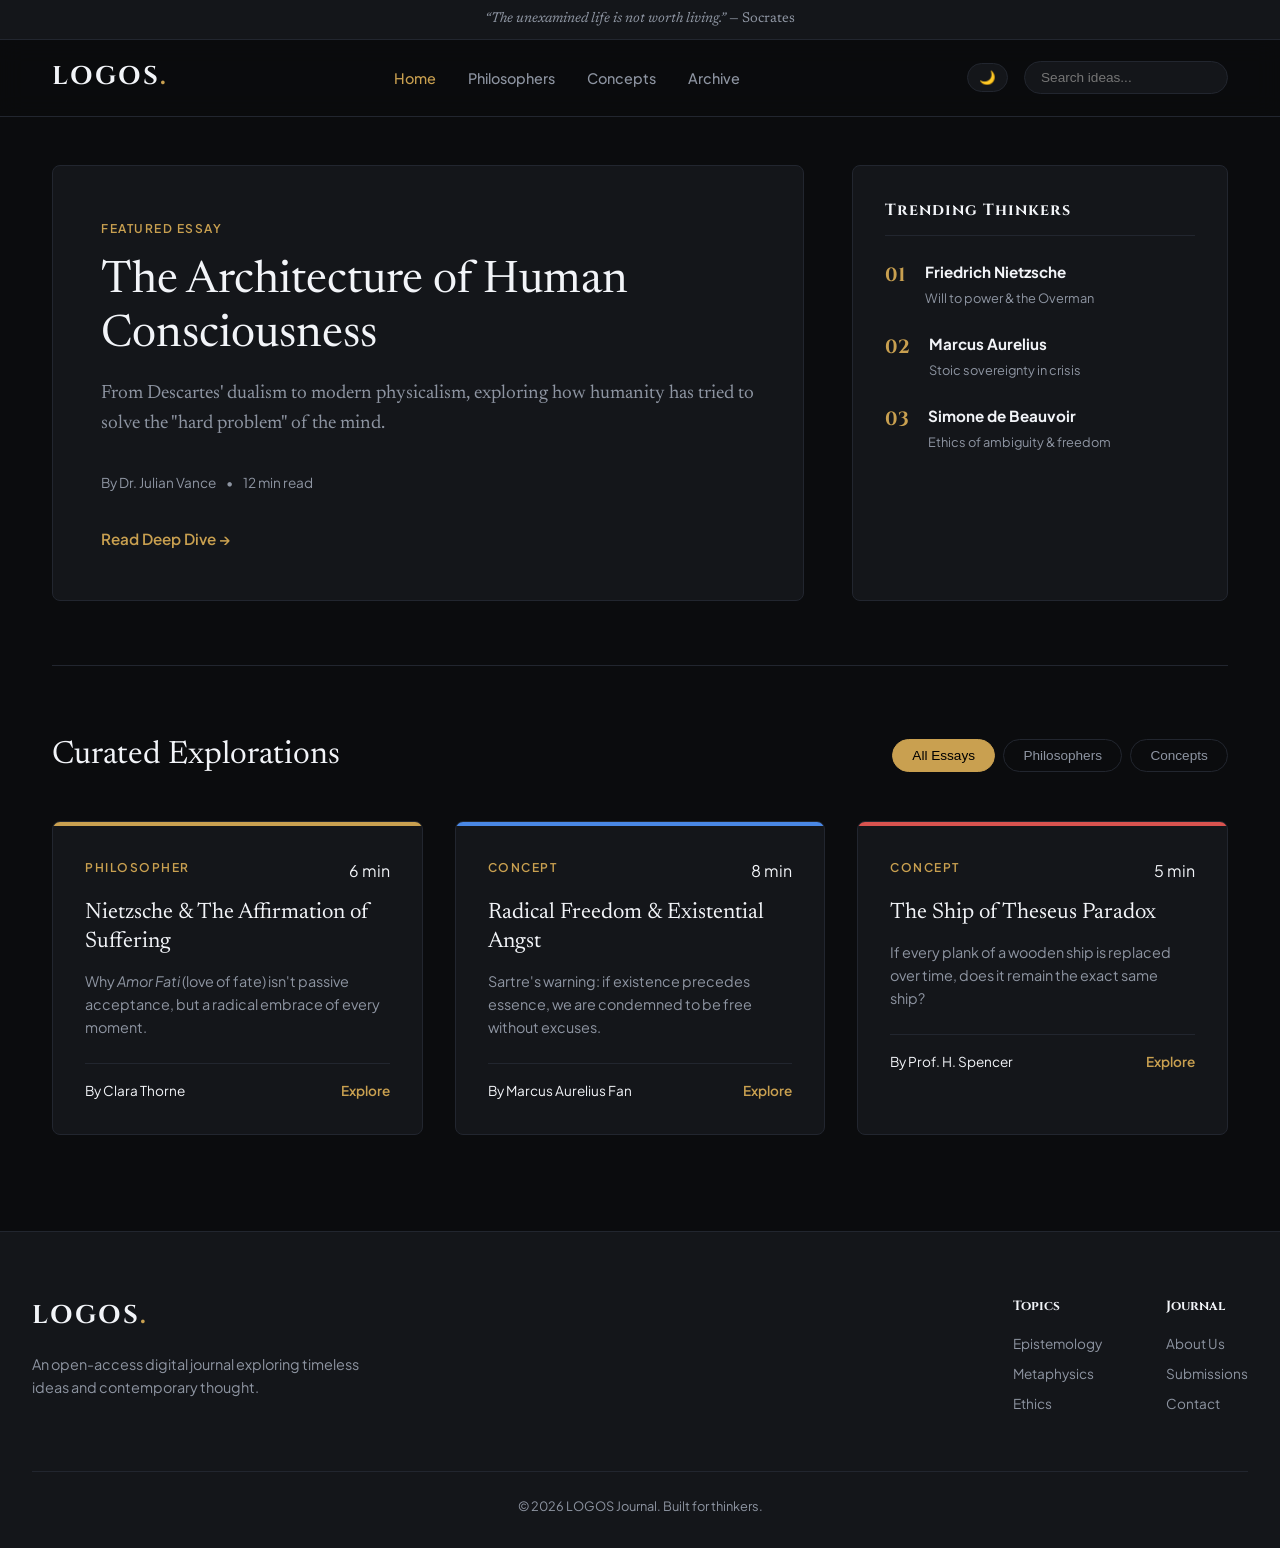
<file: index.html>
<!DOCTYPE html>
<html lang="en" data-theme="dark">
<head>
    <meta charset="UTF-8">
    <meta name="viewport" content="width=device-width, initial-scale=1.0">
    <title>LOGOS | Modern Journal of Philosophy</title>
    <link rel="stylesheet" href="style.css">
    <link rel="preconnect" href="https://fonts.googleapis.com">
    <link rel="preconnect" href="https://fonts.gstatic.com" crossorigin>
    <link href="https://fonts.googleapis.com/css2?family=Cinzel:wght@500;700&family=Newsreader:ital,opsz,wght@0,6..72,300;0,6..72,400;1,6..72,400&family=Plus+Jakarta+Sans:wght@400;500;600&display=swap" rel="stylesheet">
</head>
<body>

    <!-- Top Announcement / Quote Bar -->
    <div class="top-banner">
        <p><em>“The unexamined life is not worth living.”</em> — Socrates</p>
    </div>

    <!-- Header & Navigation -->
    <header class="site-header">
        <div class="header-container">
            <a href="index.html" class="logo">LOGOS<span class="dot">.</span></a>

            <nav class="nav-menu">
                <ul>
                    <li><a href="index.html" class="active">Home</a></li>
                    <li><a href="philosophers.html">Philosophers</a></li>
                    <li><a href="#">Concepts</a></li>
                    <li><a href="#">Archive</a></li>
                </ul>
            </nav>

            <div class="header-actions">
                <button id="theme-toggle" aria-label="Toggle Theme" class="theme-btn">
                    <span class="icon">🌙</span>
                </button>
                <div class="search-wrapper">
                    <input type="search" placeholder="Search ideas..." class="search-bar" id="search-input">
                </div>
            </div>
        </div>
    </header>

    <!-- Main Content Container -->
    <main class="main-wrapper">

        <!-- Editorial Hero: Asymmetric Layout -->
        <section class="hero-editorial">
            <!-- Main Featured Story -->
            <article class="featured-story">
                <span class="tag hero-tag">Featured Essay</span>
                <h1 class="hero-title">The Architecture of Human Consciousness</h1>
                <p class="hero-excerpt">From Descartes' dualism to modern physicalism, exploring how humanity has tried to solve the "hard problem" of the mind.</p>
                <div class="meta-row">
                    <span class="author">By Dr. Julian Vance</span>
                    <span class="dot-divider">•</span>
                    <span class="read-time">12 min read</span>
                </div>
                <a href="#" class="read-btn">Read Deep Dive &rarr;</a>
            </article>

            <!-- Trending Sidebar -->
            <aside class="sidebar-trending">
                <h3 class="sidebar-title">Trending Thinkers</h3>
                <ul class="trending-list">
                    <li>
                        <span class="num">01</span>
                        <div>
                            <h4>Friedrich Nietzsche</h4>
                            <p>Will to power & the Overman</p>
                        </div>
                    </li>
                    <li>
                        <span class="num">02</span>
                        <div>
                            <h4>Marcus Aurelius</h4>
                            <p>Stoic sovereignty in crisis</p>
                        </div>
                    </li>
                    <li>
                        <span class="num">03</span>
                        <div>
                            <h4>Simone de Beauvoir</h4>
                            <p>Ethics of ambiguity & freedom</p>
                        </div>
                    </li>
                </ul>
            </aside>
        </section>

        <!-- Category Filters -->
        <section class="filter-section">
            <h2 class="section-heading">Curated Explorations</h2>
            <div class="filter-tabs">
                <button class="filter-btn active" data-filter="all">All Essays</button>
                <button class="filter-btn" data-filter="philosopher">Philosophers</button>
                <button class="filter-btn" data-filter="concept">Concepts</button>
            </div>
        </section>

        <!-- Articles Grid -->
        <section class="grid" id="articles-grid">
            <!-- Article 1 -->
            <article class="card" data-category="philosopher">
                <div class="card-accent accent-gold"></div>
                <div class="card-body">
                    <div class="card-meta">
                        <span class="tag">Philosopher</span>
                        <span class="read-time">6 min</span>
                    </div>
                    <h3>Nietzsche & The Affirmation of Suffering</h3>
                    <p>Why <em>Amor Fati</em> (love of fate) isn't passive acceptance, but a radical embrace of every moment.</p>
                    <div class="card-footer">
                        <span class="author">By Clara Thorne</span>
                    <a href="philosopher-nietzsche.html" class="card-link">Explore</a>
                </div>
            </article>

            <!-- Article 2 -->
            <article class="card" data-category="concept">
                <div class="card-accent accent-blue"></div>
                <div class="card-body">
                    <div class="card-meta">
                        <span class="tag">Concept</span>
                        <span class="read-time">8 min</span>
                    </div>
                    <h3>Radical Freedom & Existential Angst</h3>
                    <p>Sartre's warning: if existence precedes essence, we are condemned to be free without excuses.</p>
                    <div class="card-footer">
                        <span class="author">By Marcus Aurelius Fan</span>
                        <a href="#" class="card-link">Explore</a>
                    </div>
                </div>
            </article>

            <!-- Article 3 -->
            <article class="card" data-category="concept">
                <div class="card-accent accent-red"></div>
                <div class="card-body">
                    <div class="card-meta">
                        <span class="tag">Concept</span>
                        <span class="read-time">5 min</span>
                    </div>
                    <h3>The Ship of Theseus Paradox</h3>
                    <p>If every plank of a wooden ship is replaced over time, does it remain the exact same ship?</p>
                    <div class="card-footer">
                        <span class="author">By Prof. H. Spencer</span>
                        <a href="#" class="card-link">Explore</a>
                    </div>
                </div>
            </article>
        </section>
    </main>

    <!-- Footer -->
    <footer class="site-footer">
        <div class="footer-inner">
            <div class="footer-brand">
                <a href="#" class="logo">LOGOS<span class="dot">.</span></a>
                <p>An open-access digital journal exploring timeless ideas and contemporary thought.</p>
            </div>
            <div class="footer-nav">
                <div>
                    <h5>Topics</h5>
                    <a href="#">Epistemology</a>
                    <a href="#">Metaphysics</a>
                    <a href="#">Ethics</a>
                </div>
                <div>
                    <h5>Journal</h5>
                    <a href="#">About Us</a>
                    <a href="#">Submissions</a>
                    <a href="#">Contact</a>
                </div>
            </div>
        </div>
        <div class="footer-bottom">
            <p>&copy; 2026 LOGOS Journal. Built for thinkers.</p>
        </div>
    </footer>

    <script src="script.js"></script>
</body>
</html>
</file>
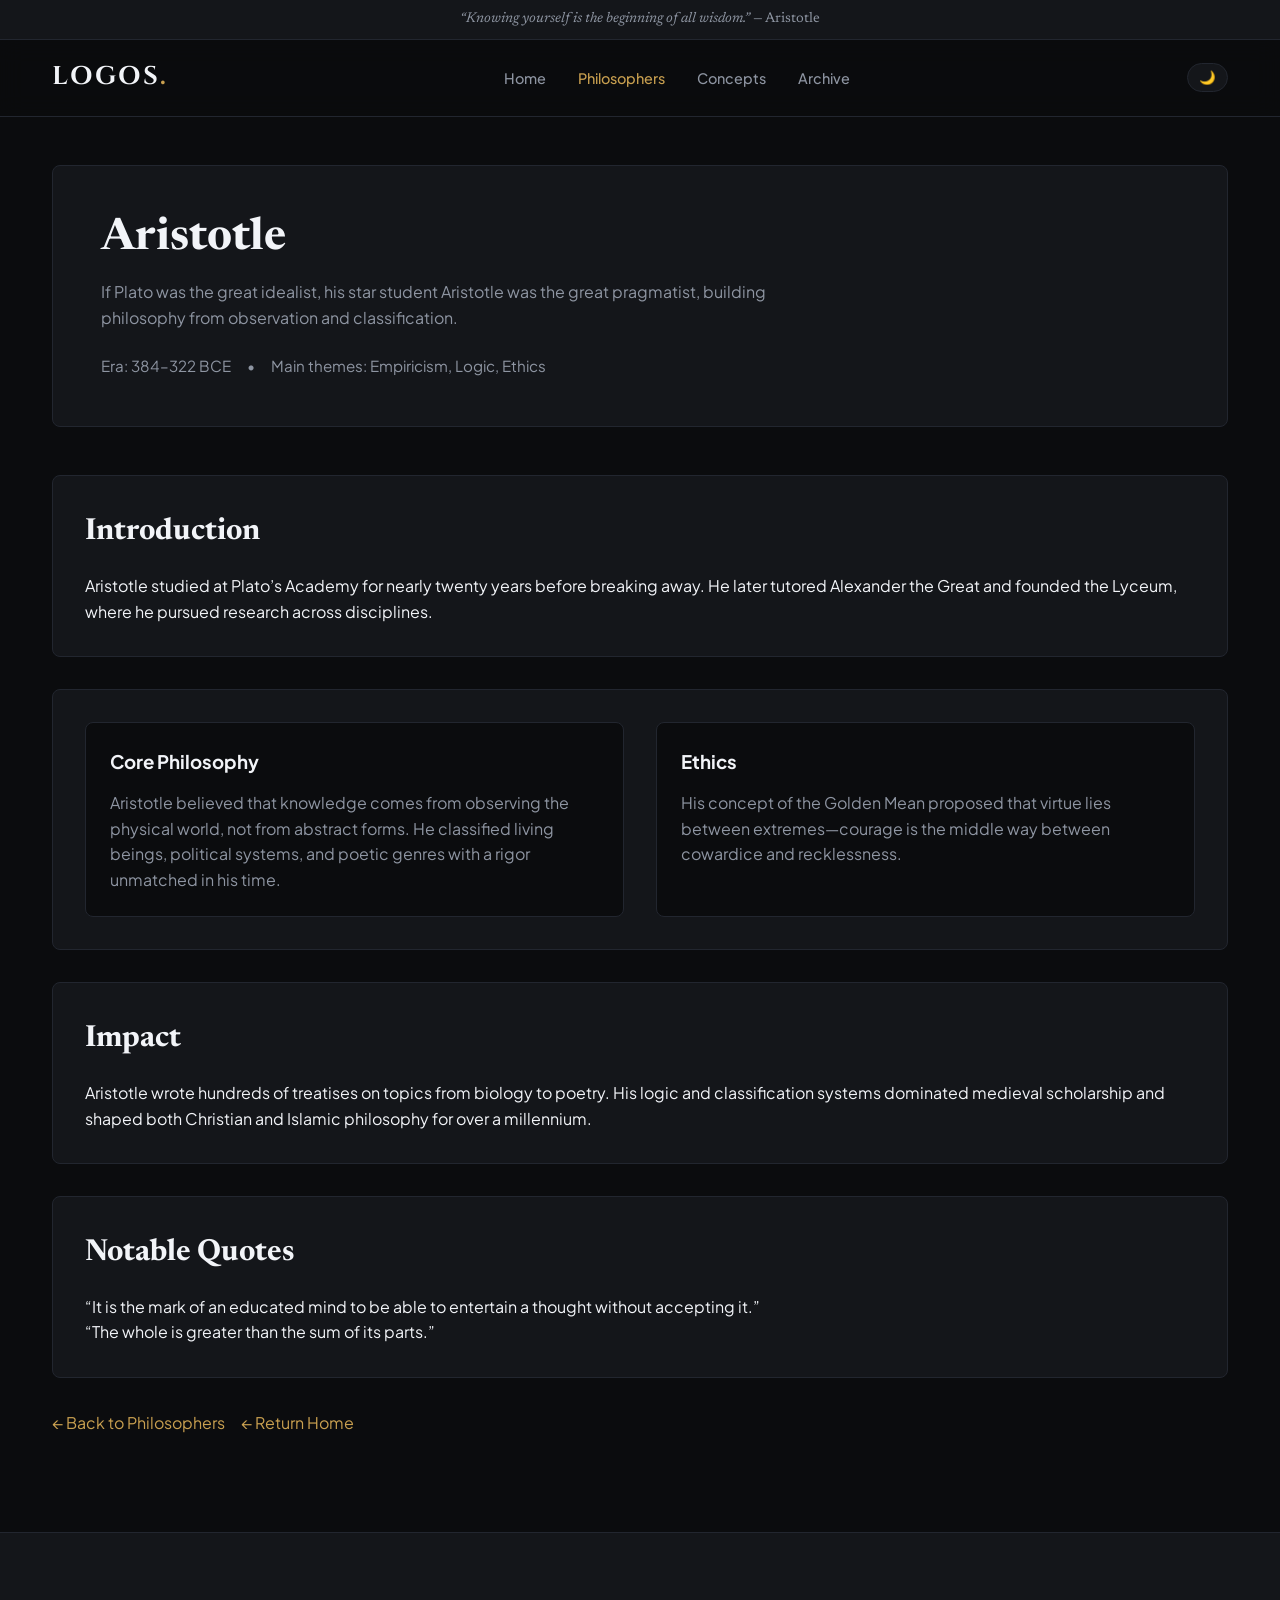
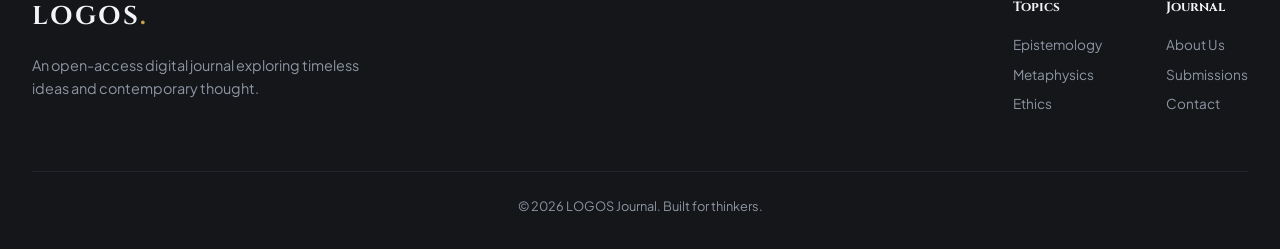
<file: philosopher-aristotle.html>
<!DOCTYPE html>
<html lang="en" data-theme="dark">
<head>
    <meta charset="UTF-8">
    <meta name="viewport" content="width=device-width, initial-scale=1.0">
    <title>Aristotle | LOGOS Journal</title>
    <link rel="stylesheet" href="style.css">
    <link rel="preconnect" href="https://fonts.googleapis.com">
    <link rel="preconnect" href="https://fonts.gstatic.com" crossorigin>
    <link href="https://fonts.googleapis.com/css2?family=Cinzel:wght@500;700&family=Newsreader:ital,opsz,wght@0,6..72,300;0,6..72,400;1,6..72,400&family=Plus+Jakarta+Sans:wght@400;500;600&display=swap" rel="stylesheet">
</head>
<body>
    <div class="top-banner">
        <p><em>“Knowing yourself is the beginning of all wisdom.”</em> — Aristotle</p>
    </div>

    <header class="site-header">
        <div class="header-container">
            <a href="index.html" class="logo">LOGOS<span class="dot">.</span></a>
            <nav class="nav-menu">
                <ul>
                    <li><a href="index.html">Home</a></li>
                    <li><a href="philosophers.html">Philosophers</a></li>
                    <li><a href="#">Concepts</a></li>
                    <li><a href="#">Archive</a></li>
                </ul>
            </nav>
            <div class="header-actions">
                <button id="theme-toggle" aria-label="Toggle Theme" class="theme-btn"><span class="icon">🌙</span></button>
            </div>
        </div>
    </header>

    <main class="main-wrapper">
        <section class="page-hero">
            <h1>Aristotle</h1>
            <p>If Plato was the great idealist, his star student Aristotle was the great pragmatist, building philosophy from observation and classification.</p>
            <div class="hero-meta">
                <span>Era: 384–322 BCE</span>
                <span>•</span>
                <span>Main themes: Empiricism, Logic, Ethics</span>
            </div>
        </section>

        <section class="detail-section">
            <h2>Introduction</h2>
            <p>Aristotle studied at Plato’s Academy for nearly twenty years before breaking away. He later tutored Alexander the Great and founded the Lyceum, where he pursued research across disciplines.</p>
        </section>

        <section class="detail-section detail-grid">
            <div class="detail-card">
                <h3>Core Philosophy</h3>
                <p>Aristotle believed that knowledge comes from observing the physical world, not from abstract forms. He classified living beings, political systems, and poetic genres with a rigor unmatched in his time.</p>
            </div>
            <div class="detail-card">
                <h3>Ethics</h3>
                <p>His concept of the Golden Mean proposed that virtue lies between extremes—courage is the middle way between cowardice and recklessness.</p>
            </div>
        </section>

        <section class="detail-section">
            <h2>Impact</h2>
            <p>Aristotle wrote hundreds of treatises on topics from biology to poetry. His logic and classification systems dominated medieval scholarship and shaped both Christian and Islamic philosophy for over a millennium.</p>
        </section>

        <section class="detail-section">
            <h2>Notable Quotes</h2>
            <p>“It is the mark of an educated mind to be able to entertain a thought without accepting it.”</p>
            <p>“The whole is greater than the sum of its parts.”</p>
        </section>

        <div class="back-links">
            <a href="philosophers.html">← Back to Philosophers</a>
            <a href="index.html">← Return Home</a>
        </div>
    </main>

    <footer class="site-footer">
        <div class="footer-inner">
            <div class="footer-brand">
                <a href="index.html" class="logo">LOGOS<span class="dot">.</span></a>
                <p>An open-access digital journal exploring timeless ideas and contemporary thought.</p>
            </div>
            <div class="footer-nav">
                <div>
                    <h5>Topics</h5>
                    <a href="#">Epistemology</a>
                    <a href="#">Metaphysics</a>
                    <a href="#">Ethics</a>
                </div>
                <div>
                    <h5>Journal</h5>
                    <a href="#">About Us</a>
                    <a href="#">Submissions</a>
                    <a href="#">Contact</a>
                </div>
            </div>
        </div>
        <div class="footer-bottom">
            <p>&copy; 2026 LOGOS Journal. Built for thinkers.</p>
        </div>
    </footer>

    <script src="script.js"></script>
</body>
</html>
</file>
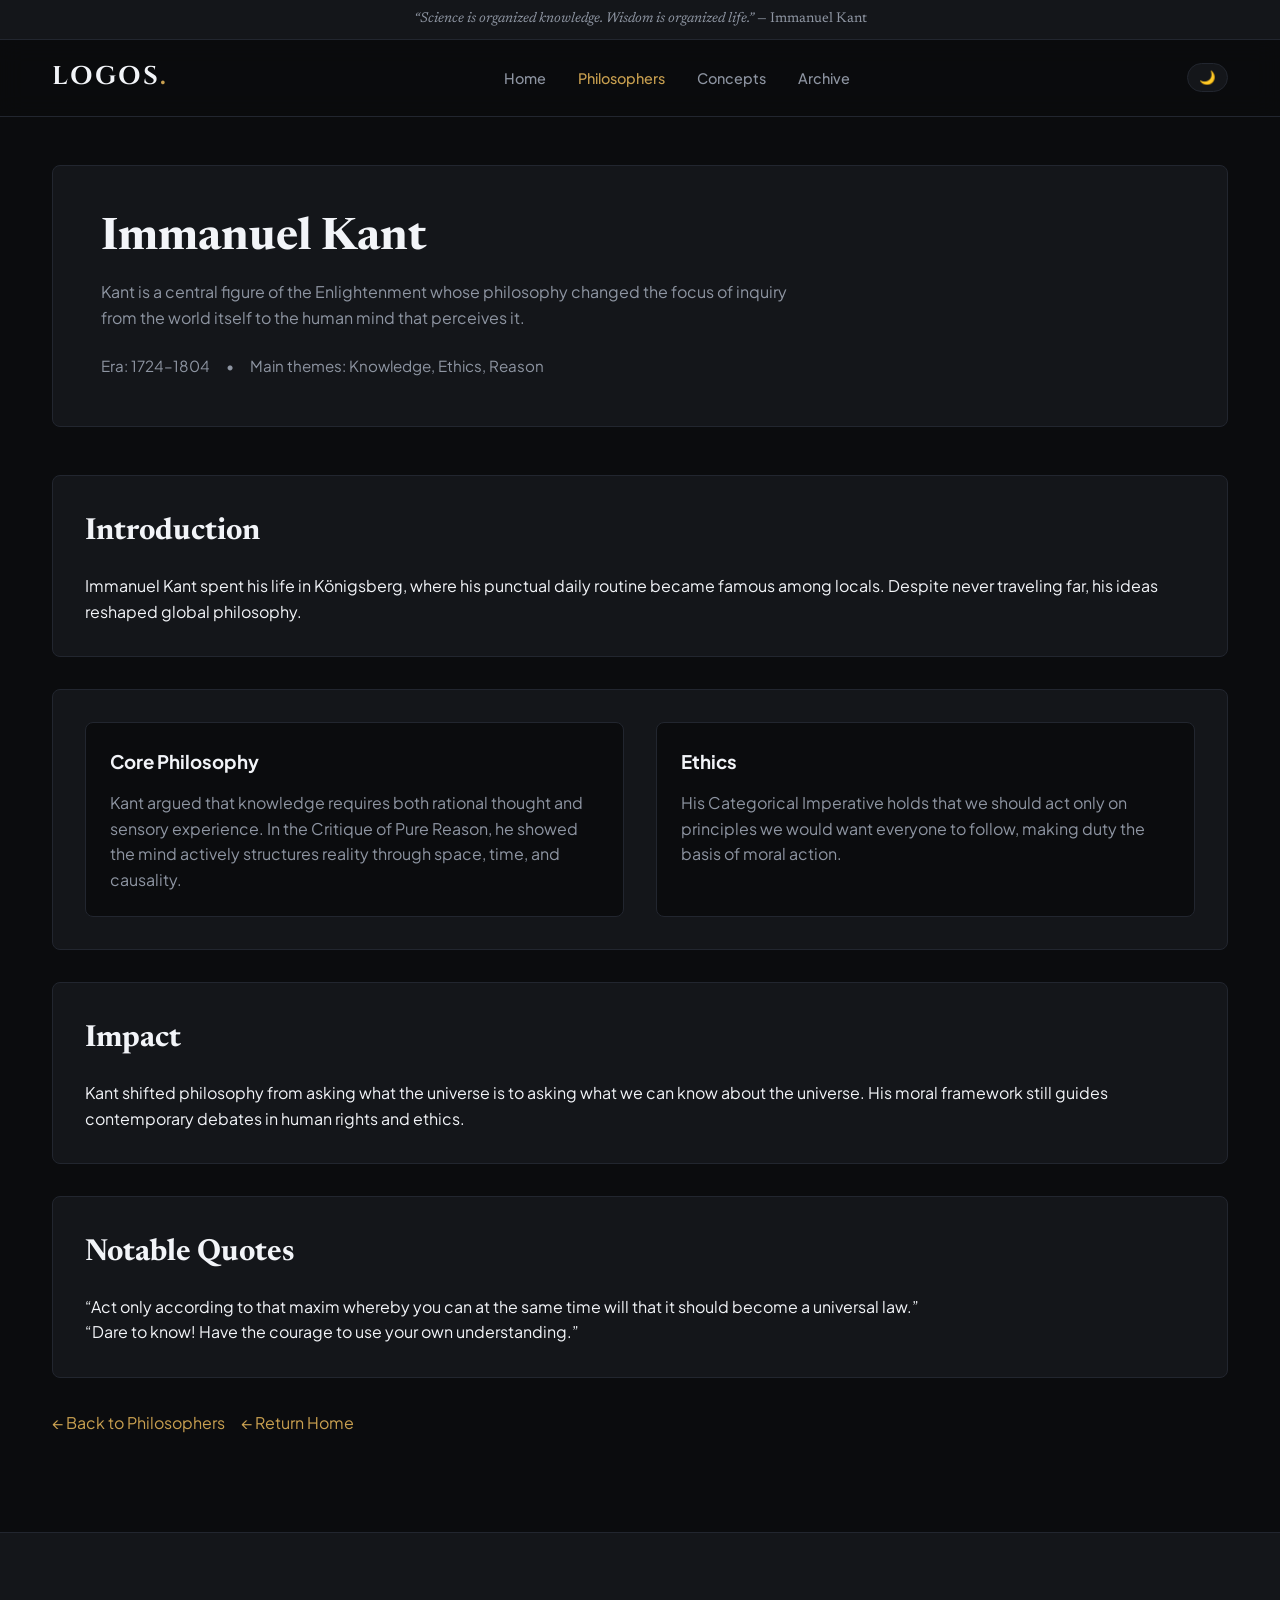
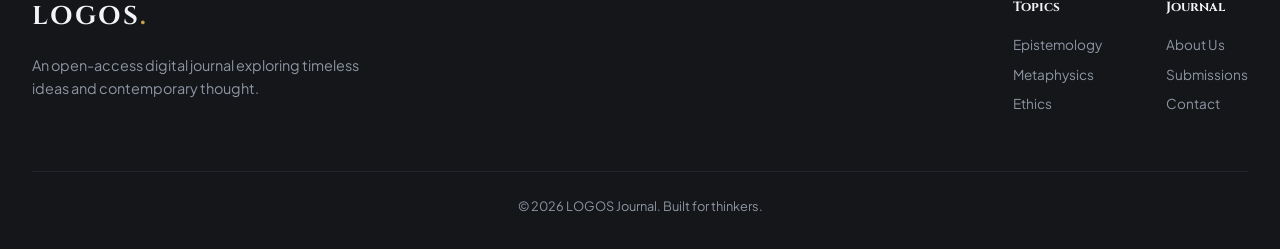
<file: philosopher-kant.html>
<!DOCTYPE html>
<html lang="en" data-theme="dark">
<head>
    <meta charset="UTF-8">
    <meta name="viewport" content="width=device-width, initial-scale=1.0">
    <title>Immanuel Kant | LOGOS Journal</title>
    <link rel="stylesheet" href="style.css">
    <link rel="preconnect" href="https://fonts.googleapis.com">
    <link rel="preconnect" href="https://fonts.gstatic.com" crossorigin>
    <link href="https://fonts.googleapis.com/css2?family=Cinzel:wght@500;700&family=Newsreader:ital,opsz,wght@0,6..72,300;0,6..72,400;1,6..72,400&family=Plus+Jakarta+Sans:wght@400;500;600&display=swap" rel="stylesheet">
</head>
<body>
    <div class="top-banner">
        <p><em>“Science is organized knowledge. Wisdom is organized life.”</em> — Immanuel Kant</p>
    </div>

    <header class="site-header">
        <div class="header-container">
            <a href="index.html" class="logo">LOGOS<span class="dot">.</span></a>
            <nav class="nav-menu">
                <ul>
                    <li><a href="index.html">Home</a></li>
                    <li><a href="philosophers.html">Philosophers</a></li>
                    <li><a href="#">Concepts</a></li>
                    <li><a href="#">Archive</a></li>
                </ul>
            </nav>
            <div class="header-actions">
                <button id="theme-toggle" aria-label="Toggle Theme" class="theme-btn"><span class="icon">🌙</span></button>
            </div>
        </div>
    </header>

    <main class="main-wrapper">
        <section class="page-hero">
            <h1>Immanuel Kant</h1>
            <p>Kant is a central figure of the Enlightenment whose philosophy changed the focus of inquiry from the world itself to the human mind that perceives it.</p>
            <div class="hero-meta">
                <span>Era: 1724–1804</span>
                <span>•</span>
                <span>Main themes: Knowledge, Ethics, Reason</span>
            </div>
        </section>

        <section class="detail-section">
            <h2>Introduction</h2>
            <p>Immanuel Kant spent his life in Königsberg, where his punctual daily routine became famous among locals. Despite never traveling far, his ideas reshaped global philosophy.</p>
        </section>

        <section class="detail-section detail-grid">
            <div class="detail-card">
                <h3>Core Philosophy</h3>
                <p>Kant argued that knowledge requires both rational thought and sensory experience. In the Critique of Pure Reason, he showed the mind actively structures reality through space, time, and causality.</p>
            </div>
            <div class="detail-card">
                <h3>Ethics</h3>
                <p>His Categorical Imperative holds that we should act only on principles we would want everyone to follow, making duty the basis of moral action.</p>
            </div>
        </section>

        <section class="detail-section">
            <h2>Impact</h2>
            <p>Kant shifted philosophy from asking what the universe is to asking what we can know about the universe. His moral framework still guides contemporary debates in human rights and ethics.</p>
        </section>

        <section class="detail-section">
            <h2>Notable Quotes</h2>
            <p>“Act only according to that maxim whereby you can at the same time will that it should become a universal law.”</p>
            <p>“Dare to know! Have the courage to use your own understanding.”</p>
        </section>

        <div class="back-links">
            <a href="philosophers.html">← Back to Philosophers</a>
            <a href="index.html">← Return Home</a>
        </div>
    </main>

    <footer class="site-footer">
        <div class="footer-inner">
            <div class="footer-brand">
                <a href="index.html" class="logo">LOGOS<span class="dot">.</span></a>
                <p>An open-access digital journal exploring timeless ideas and contemporary thought.</p>
            </div>
            <div class="footer-nav">
                <div>
                    <h5>Topics</h5>
                    <a href="#">Epistemology</a>
                    <a href="#">Metaphysics</a>
                    <a href="#">Ethics</a>
                </div>
                <div>
                    <h5>Journal</h5>
                    <a href="#">About Us</a>
                    <a href="#">Submissions</a>
                    <a href="#">Contact</a>
                </div>
            </div>
        </div>
        <div class="footer-bottom">
            <p>&copy; 2026 LOGOS Journal. Built for thinkers.</p>
        </div>
    </footer>

    <script src="script.js"></script>
</body>
</html>
</file>
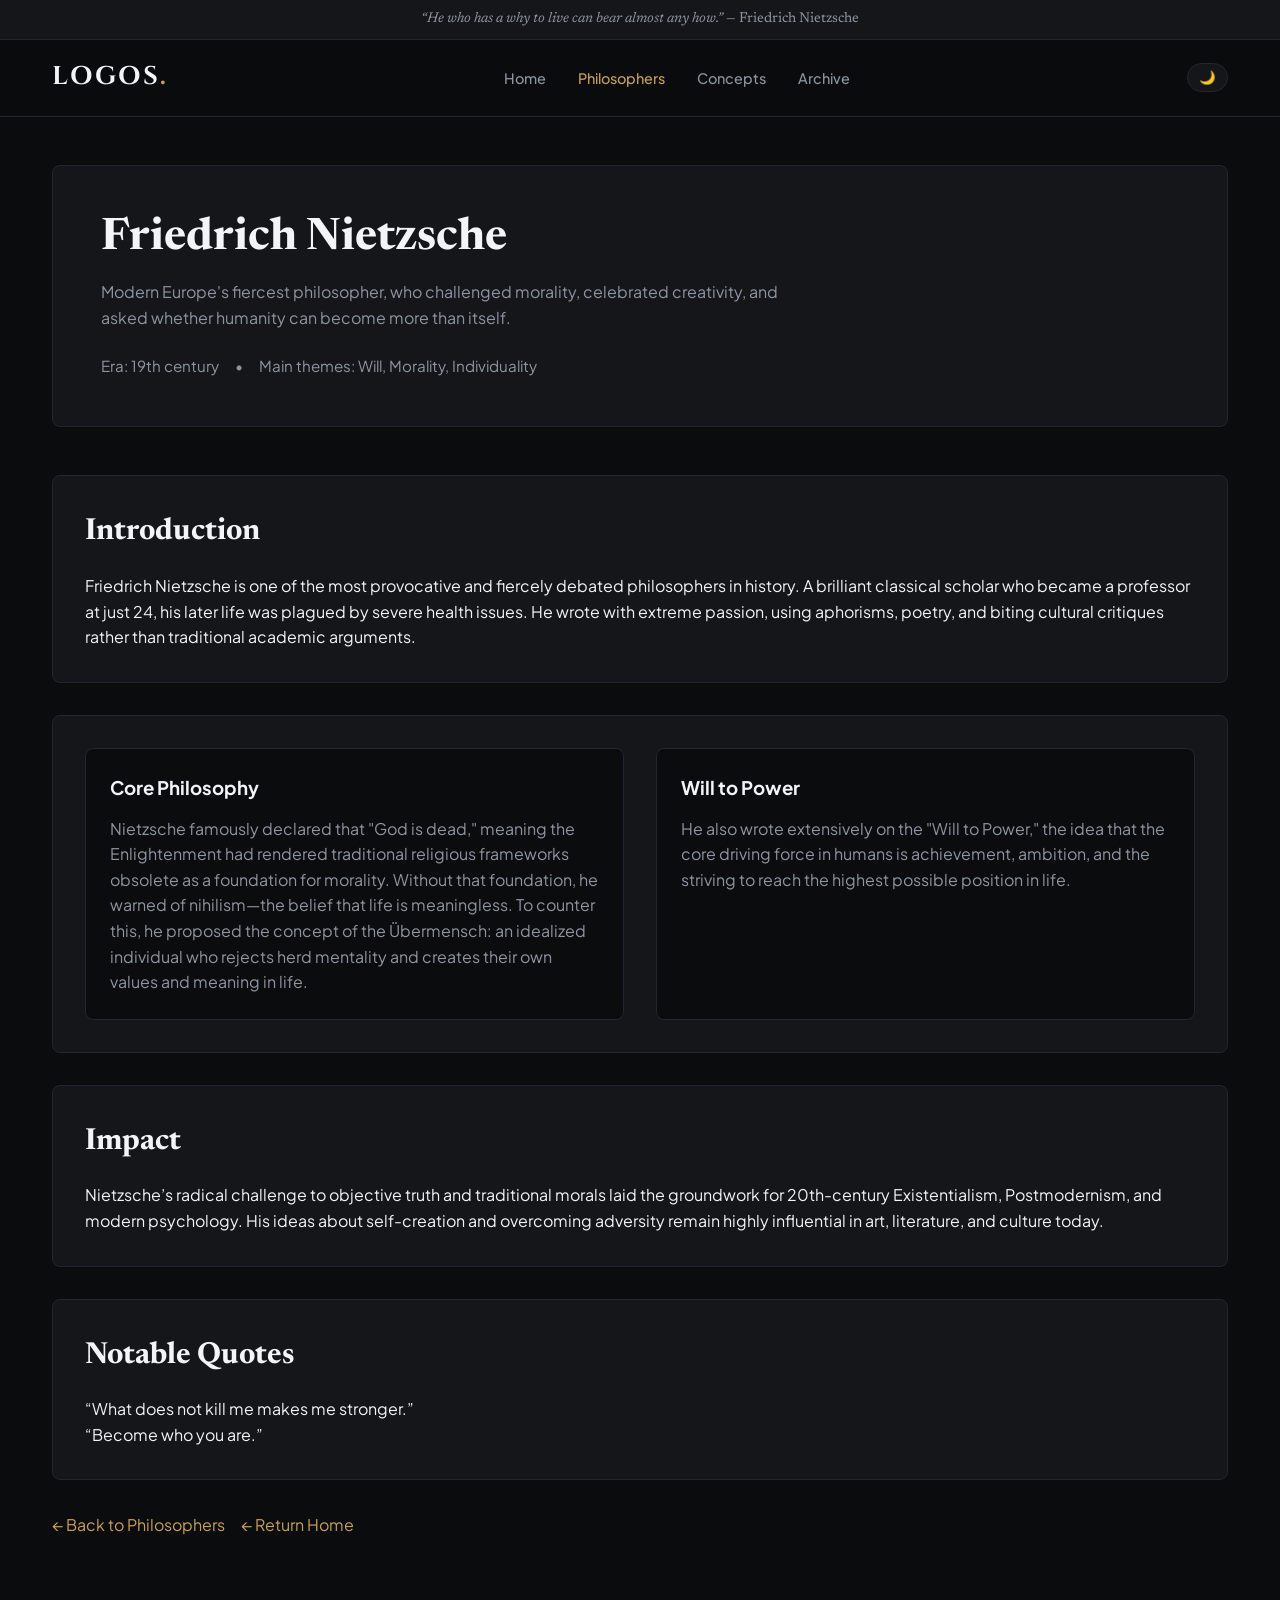
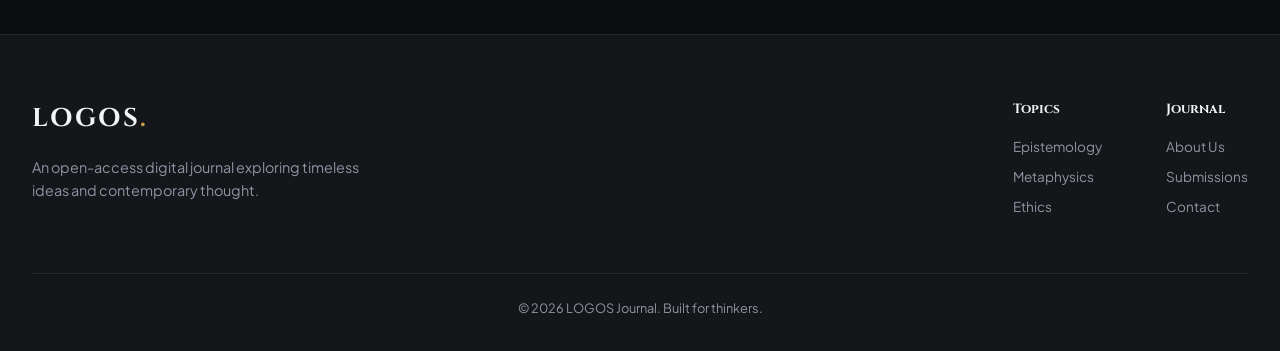
<file: philosopher-nietzsche.html>
<!DOCTYPE html>
<html lang="en" data-theme="dark">
<head>
    <meta charset="UTF-8">
    <meta name="viewport" content="width=device-width, initial-scale=1.0">
    <title>Friedrich Nietzsche | LOGOS Journal</title>
    <link rel="stylesheet" href="style.css">
    <link rel="preconnect" href="https://fonts.googleapis.com">
    <link rel="preconnect" href="https://fonts.gstatic.com" crossorigin>
    <link href="https://fonts.googleapis.com/css2?family=Cinzel:wght@500;700&family=Newsreader:ital,opsz,wght@0,6..72,300;0,6..72,400;1,6..72,400&family=Plus+Jakarta+Sans:wght@400;500;600&display=swap" rel="stylesheet">
</head>
<body>
    <div class="top-banner">
        <p><em>“He who has a why to live can bear almost any how.”</em> — Friedrich Nietzsche</p>
    </div>

    <header class="site-header">
        <div class="header-container">
            <a href="index.html" class="logo">LOGOS<span class="dot">.</span></a>
            <nav class="nav-menu">
                <ul>
                    <li><a href="index.html">Home</a></li>
                    <li><a href="philosophers.html">Philosophers</a></li>
                    <li><a href="#">Concepts</a></li>
                    <li><a href="#">Archive</a></li>
                </ul>
            </nav>
            <div class="header-actions">
                <button id="theme-toggle" aria-label="Toggle Theme" class="theme-btn"><span class="icon">🌙</span></button>
            </div>
        </div>
    </header>

    <main class="main-wrapper">
        <section class="page-hero">
            <h1>Friedrich Nietzsche</h1>
            <p>Modern Europe's fiercest philosopher, who challenged morality, celebrated creativity, and asked whether humanity can become more than itself.</p>
            <div class="hero-meta">
                <span>Era: 19th century</span>
                <span>•</span>
                <span>Main themes: Will, Morality, Individuality</span>
            </div>
        </section>

        <section class="detail-section">
            <h2>Introduction</h2>
            <p>Friedrich Nietzsche is one of the most provocative and fiercely debated philosophers in history. A brilliant classical scholar who became a professor at just 24, his later life was plagued by severe health issues. He wrote with extreme passion, using aphorisms, poetry, and biting cultural critiques rather than traditional academic arguments.</p>
        </section>

        <section class="detail-section detail-grid">
            <div class="detail-card">
                <h3>Core Philosophy</h3>
                <p>Nietzsche famously declared that "God is dead," meaning the Enlightenment had rendered traditional religious frameworks obsolete as a foundation for morality. Without that foundation, he warned of nihilism—the belief that life is meaningless. To counter this, he proposed the concept of the Übermensch: an idealized individual who rejects herd mentality and creates their own values and meaning in life.</p>
            </div>
            <div class="detail-card">
                <h3>Will to Power</h3>
                <p>He also wrote extensively on the "Will to Power," the idea that the core driving force in humans is achievement, ambition, and the striving to reach the highest possible position in life.</p>
            </div>
        </section>

        <section class="detail-section">
            <h2>Impact</h2>
            <p>Nietzsche’s radical challenge to objective truth and traditional morals laid the groundwork for 20th-century Existentialism, Postmodernism, and modern psychology. His ideas about self-creation and overcoming adversity remain highly influential in art, literature, and culture today.</p>
        </section>

        <section class="detail-section">
            <h2>Notable Quotes</h2>
            <p>“What does not kill me makes me stronger.”</p>
            <p>“Become who you are.”</p>
        </section>

        <div class="back-links">
            <a href="philosophers.html">← Back to Philosophers</a>
            <a href="index.html">← Return Home</a>
        </div>
    </main>

    <footer class="site-footer">
        <div class="footer-inner">
            <div class="footer-brand">
                <a href="index.html" class="logo">LOGOS<span class="dot">.</span></a>
                <p>An open-access digital journal exploring timeless ideas and contemporary thought.</p>
            </div>
            <div class="footer-nav">
                <div>
                    <h5>Topics</h5>
                    <a href="#">Epistemology</a>
                    <a href="#">Metaphysics</a>
                    <a href="#">Ethics</a>
                </div>
                <div>
                    <h5>Journal</h5>
                    <a href="#">About Us</a>
                    <a href="#">Submissions</a>
                    <a href="#">Contact</a>
                </div>
            </div>
        </div>
        <div class="footer-bottom">
            <p>&copy; 2026 LOGOS Journal. Built for thinkers.</p>
        </div>
    </footer>

    <script src="script.js"></script>
</body>
</html>
</file>
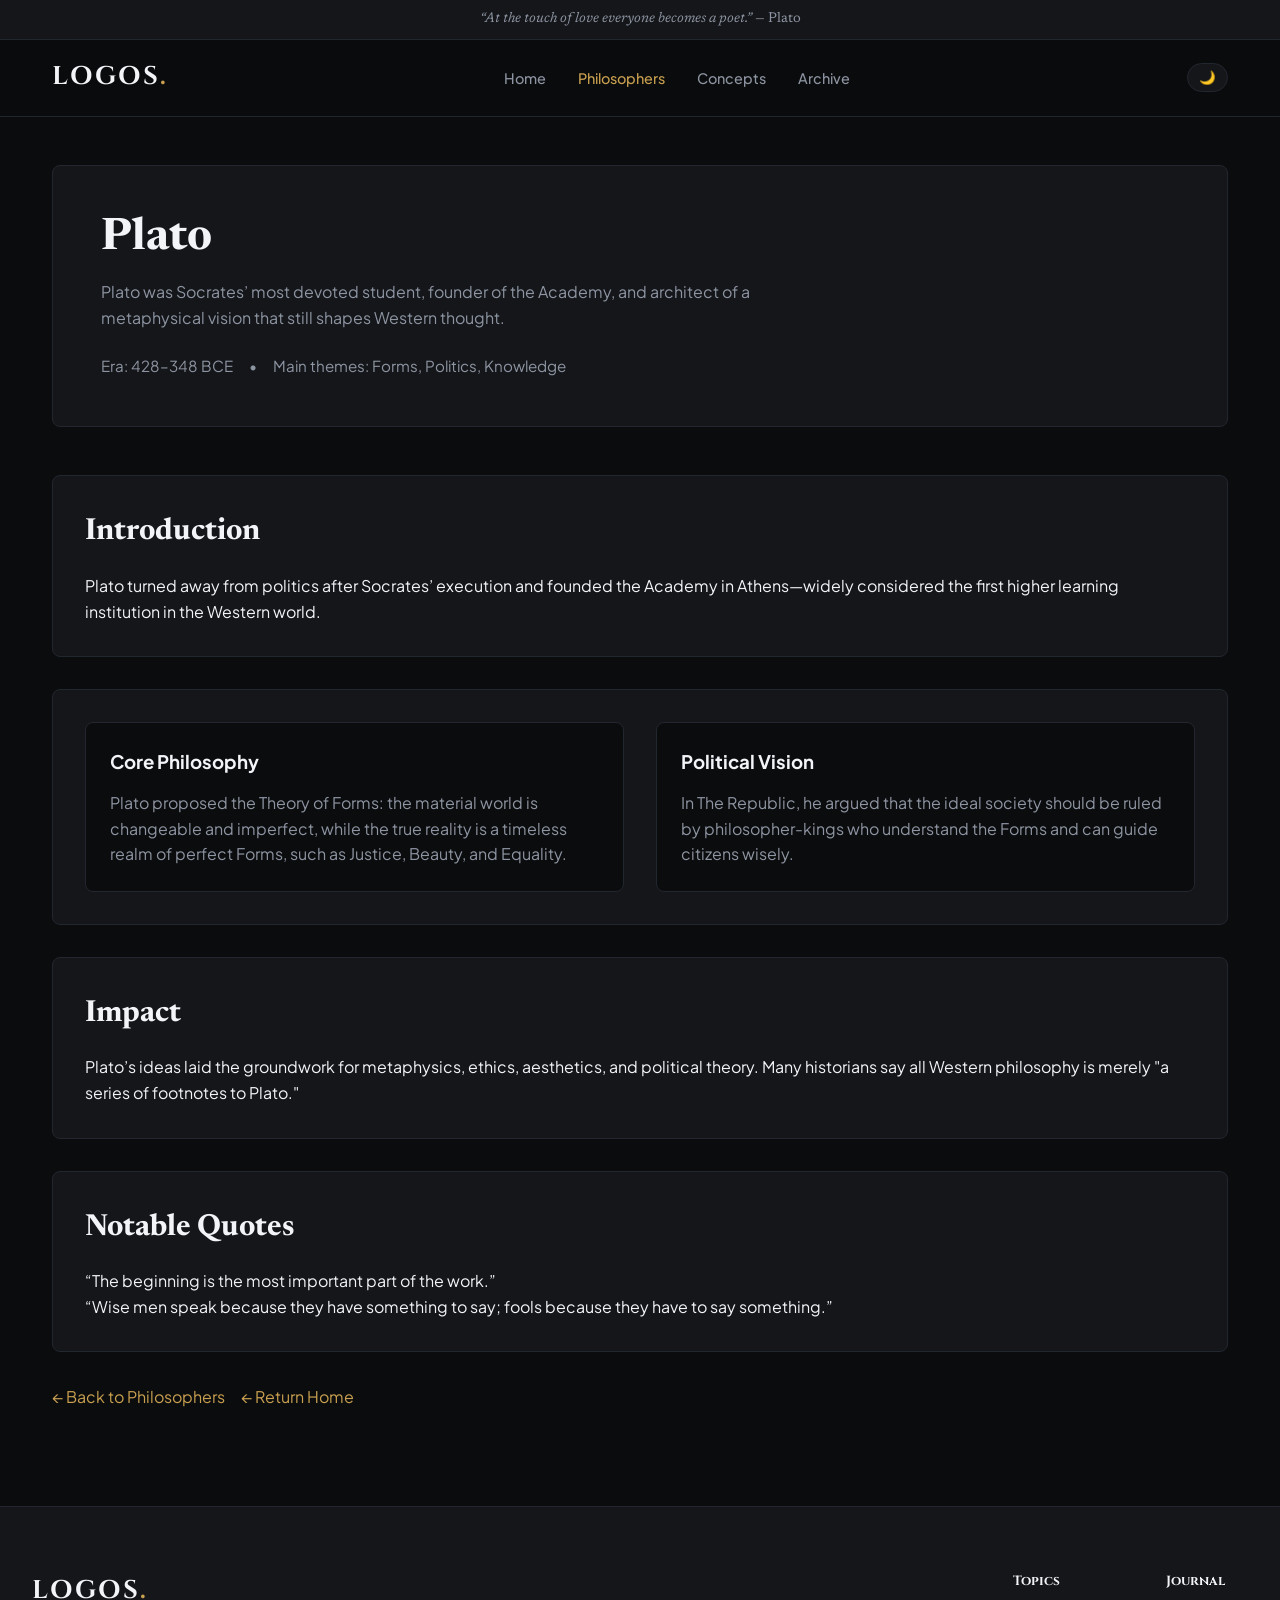
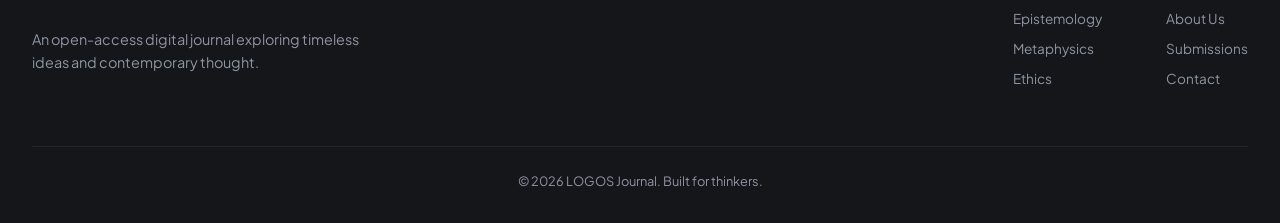
<file: philosopher-plato.html>
<!DOCTYPE html>
<html lang="en" data-theme="dark">
<head>
    <meta charset="UTF-8">
    <meta name="viewport" content="width=device-width, initial-scale=1.0">
    <title>Plato | LOGOS Journal</title>
    <link rel="stylesheet" href="style.css">
    <link rel="preconnect" href="https://fonts.googleapis.com">
    <link rel="preconnect" href="https://fonts.gstatic.com" crossorigin>
    <link href="https://fonts.googleapis.com/css2?family=Cinzel:wght@500;700&family=Newsreader:ital,opsz,wght@0,6..72,300;0,6..72,400;1,6..72,400&family=Plus+Jakarta+Sans:wght@400;500;600&display=swap" rel="stylesheet">
</head>
<body>
    <div class="top-banner">
        <p><em>“At the touch of love everyone becomes a poet.”</em> — Plato</p>
    </div>

    <header class="site-header">
        <div class="header-container">
            <a href="index.html" class="logo">LOGOS<span class="dot">.</span></a>
            <nav class="nav-menu">
                <ul>
                    <li><a href="index.html">Home</a></li>
                    <li><a href="philosophers.html">Philosophers</a></li>
                    <li><a href="#">Concepts</a></li>
                    <li><a href="#">Archive</a></li>
                </ul>
            </nav>
            <div class="header-actions">
                <button id="theme-toggle" aria-label="Toggle Theme" class="theme-btn"><span class="icon">🌙</span></button>
            </div>
        </div>
    </header>

    <main class="main-wrapper">
        <section class="page-hero">
            <h1>Plato</h1>
            <p>Plato was Socrates’ most devoted student, founder of the Academy, and architect of a metaphysical vision that still shapes Western thought.</p>
            <div class="hero-meta">
                <span>Era: 428–348 BCE</span>
                <span>•</span>
                <span>Main themes: Forms, Politics, Knowledge</span>
            </div>
        </section>

        <section class="detail-section">
            <h2>Introduction</h2>
            <p>Plato turned away from politics after Socrates’ execution and founded the Academy in Athens—widely considered the first higher learning institution in the Western world.</p>
        </section>

        <section class="detail-section detail-grid">
            <div class="detail-card">
                <h3>Core Philosophy</h3>
                <p>Plato proposed the Theory of Forms: the material world is changeable and imperfect, while the true reality is a timeless realm of perfect Forms, such as Justice, Beauty, and Equality.</p>
            </div>
            <div class="detail-card">
                <h3>Political Vision</h3>
                <p>In The Republic, he argued that the ideal society should be ruled by philosopher-kings who understand the Forms and can guide citizens wisely.</p>
            </div>
        </section>

        <section class="detail-section">
            <h2>Impact</h2>
            <p>Plato’s ideas laid the groundwork for metaphysics, ethics, aesthetics, and political theory. Many historians say all Western philosophy is merely "a series of footnotes to Plato."</p>
        </section>

        <section class="detail-section">
            <h2>Notable Quotes</h2>
            <p>“The beginning is the most important part of the work.”</p>
            <p>“Wise men speak because they have something to say; fools because they have to say something.”</p>
        </section>

        <div class="back-links">
            <a href="philosophers.html">← Back to Philosophers</a>
            <a href="index.html">← Return Home</a>
        </div>
    </main>

    <footer class="site-footer">
        <div class="footer-inner">
            <div class="footer-brand">
                <a href="index.html" class="logo">LOGOS<span class="dot">.</span></a>
                <p>An open-access digital journal exploring timeless ideas and contemporary thought.</p>
            </div>
            <div class="footer-nav">
                <div>
                    <h5>Topics</h5>
                    <a href="#">Epistemology</a>
                    <a href="#">Metaphysics</a>
                    <a href="#">Ethics</a>
                </div>
                <div>
                    <h5>Journal</h5>
                    <a href="#">About Us</a>
                    <a href="#">Submissions</a>
                    <a href="#">Contact</a>
                </div>
            </div>
        </div>
        <div class="footer-bottom">
            <p>&copy; 2026 LOGOS Journal. Built for thinkers.</p>
        </div>
    </footer>

    <script src="script.js"></script>
</body>
</html>
</file>
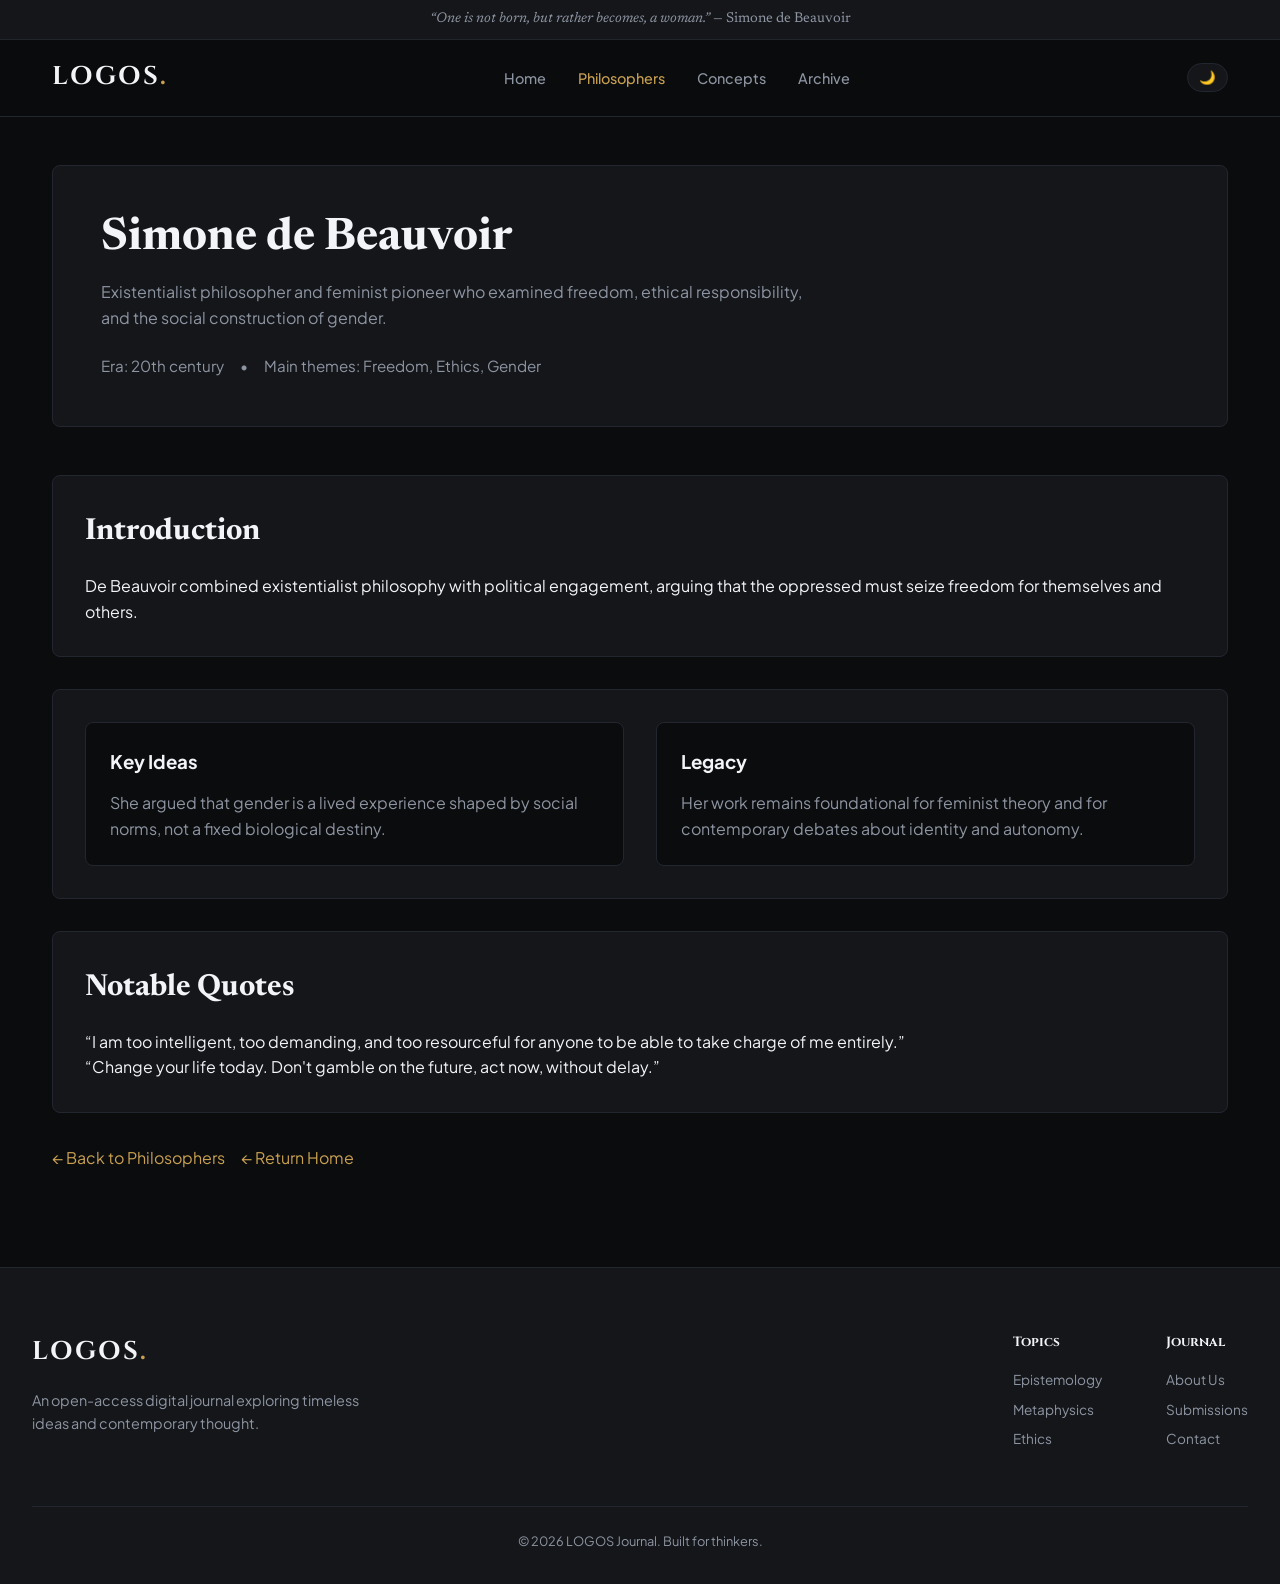
<file: philosopher-simone-de-beauvoir.html>
<!DOCTYPE html>
<html lang="en" data-theme="dark">
<head>
    <meta charset="UTF-8">
    <meta name="viewport" content="width=device-width, initial-scale=1.0">
    <title>Simone de Beauvoir | LOGOS Journal</title>
    <link rel="stylesheet" href="style.css">
    <link rel="preconnect" href="https://fonts.googleapis.com">
    <link rel="preconnect" href="https://fonts.gstatic.com" crossorigin>
    <link href="https://fonts.googleapis.com/css2?family=Cinzel:wght@500;700&family=Newsreader:ital,opsz,wght@0,6..72,300;0,6..72,400;1,6..72,400&family=Plus+Jakarta+Sans:wght@400;500;600&display=swap" rel="stylesheet">
</head>
<body>
    <div class="top-banner">
        <p><em>“One is not born, but rather becomes, a woman.”</em> — Simone de Beauvoir</p>
    </div>

    <header class="site-header">
        <div class="header-container">
            <a href="index.html" class="logo">LOGOS<span class="dot">.</span></a>
            <nav class="nav-menu">
                <ul>
                    <li><a href="index.html">Home</a></li>
                    <li><a href="philosophers.html">Philosophers</a></li>
                    <li><a href="#">Concepts</a></li>
                    <li><a href="#">Archive</a></li>
                </ul>
            </nav>
            <div class="header-actions">
                <button id="theme-toggle" aria-label="Toggle Theme" class="theme-btn"><span class="icon">🌙</span></button>
            </div>
        </div>
    </header>

    <main class="main-wrapper">
        <section class="page-hero">
            <h1>Simone de Beauvoir</h1>
            <p>Existentialist philosopher and feminist pioneer who examined freedom, ethical responsibility, and the social construction of gender.</p>
            <div class="hero-meta">
                <span>Era: 20th century</span>
                <span>•</span>
                <span>Main themes: Freedom, Ethics, Gender</span>
            </div>
        </section>

        <section class="detail-section">
            <h2>Introduction</h2>
            <p>De Beauvoir combined existentialist philosophy with political engagement, arguing that the oppressed must seize freedom for themselves and others.</p>
        </section>

        <section class="detail-section detail-grid">
            <div class="detail-card">
                <h3>Key Ideas</h3>
                <p>She argued that gender is a lived experience shaped by social norms, not a fixed biological destiny.</p>
            </div>
            <div class="detail-card">
                <h3>Legacy</h3>
                <p>Her work remains foundational for feminist theory and for contemporary debates about identity and autonomy.</p>
            </div>
        </section>

        <section class="detail-section">
            <h2>Notable Quotes</h2>
            <p>“I am too intelligent, too demanding, and too resourceful for anyone to be able to take charge of me entirely.”</p>
            <p>“Change your life today. Don't gamble on the future, act now, without delay.”</p>
        </section>

        <div class="back-links">
            <a href="philosophers.html">← Back to Philosophers</a>
            <a href="index.html">← Return Home</a>
        </div>
    </main>

    <footer class="site-footer">
        <div class="footer-inner">
            <div class="footer-brand">
                <a href="index.html" class="logo">LOGOS<span class="dot">.</span></a>
                <p>An open-access digital journal exploring timeless ideas and contemporary thought.</p>
            </div>
            <div class="footer-nav">
                <div>
                    <h5>Topics</h5>
                    <a href="#">Epistemology</a>
                    <a href="#">Metaphysics</a>
                    <a href="#">Ethics</a>
                </div>
                <div>
                    <h5>Journal</h5>
                    <a href="#">About Us</a>
                    <a href="#">Submissions</a>
                    <a href="#">Contact</a>
                </div>
            </div>
        </div>
        <div class="footer-bottom">
            <p>&copy; 2026 LOGOS Journal. Built for thinkers.</p>
        </div>
    </footer>

    <script src="script.js"></script>
</body>
</html>
</file>
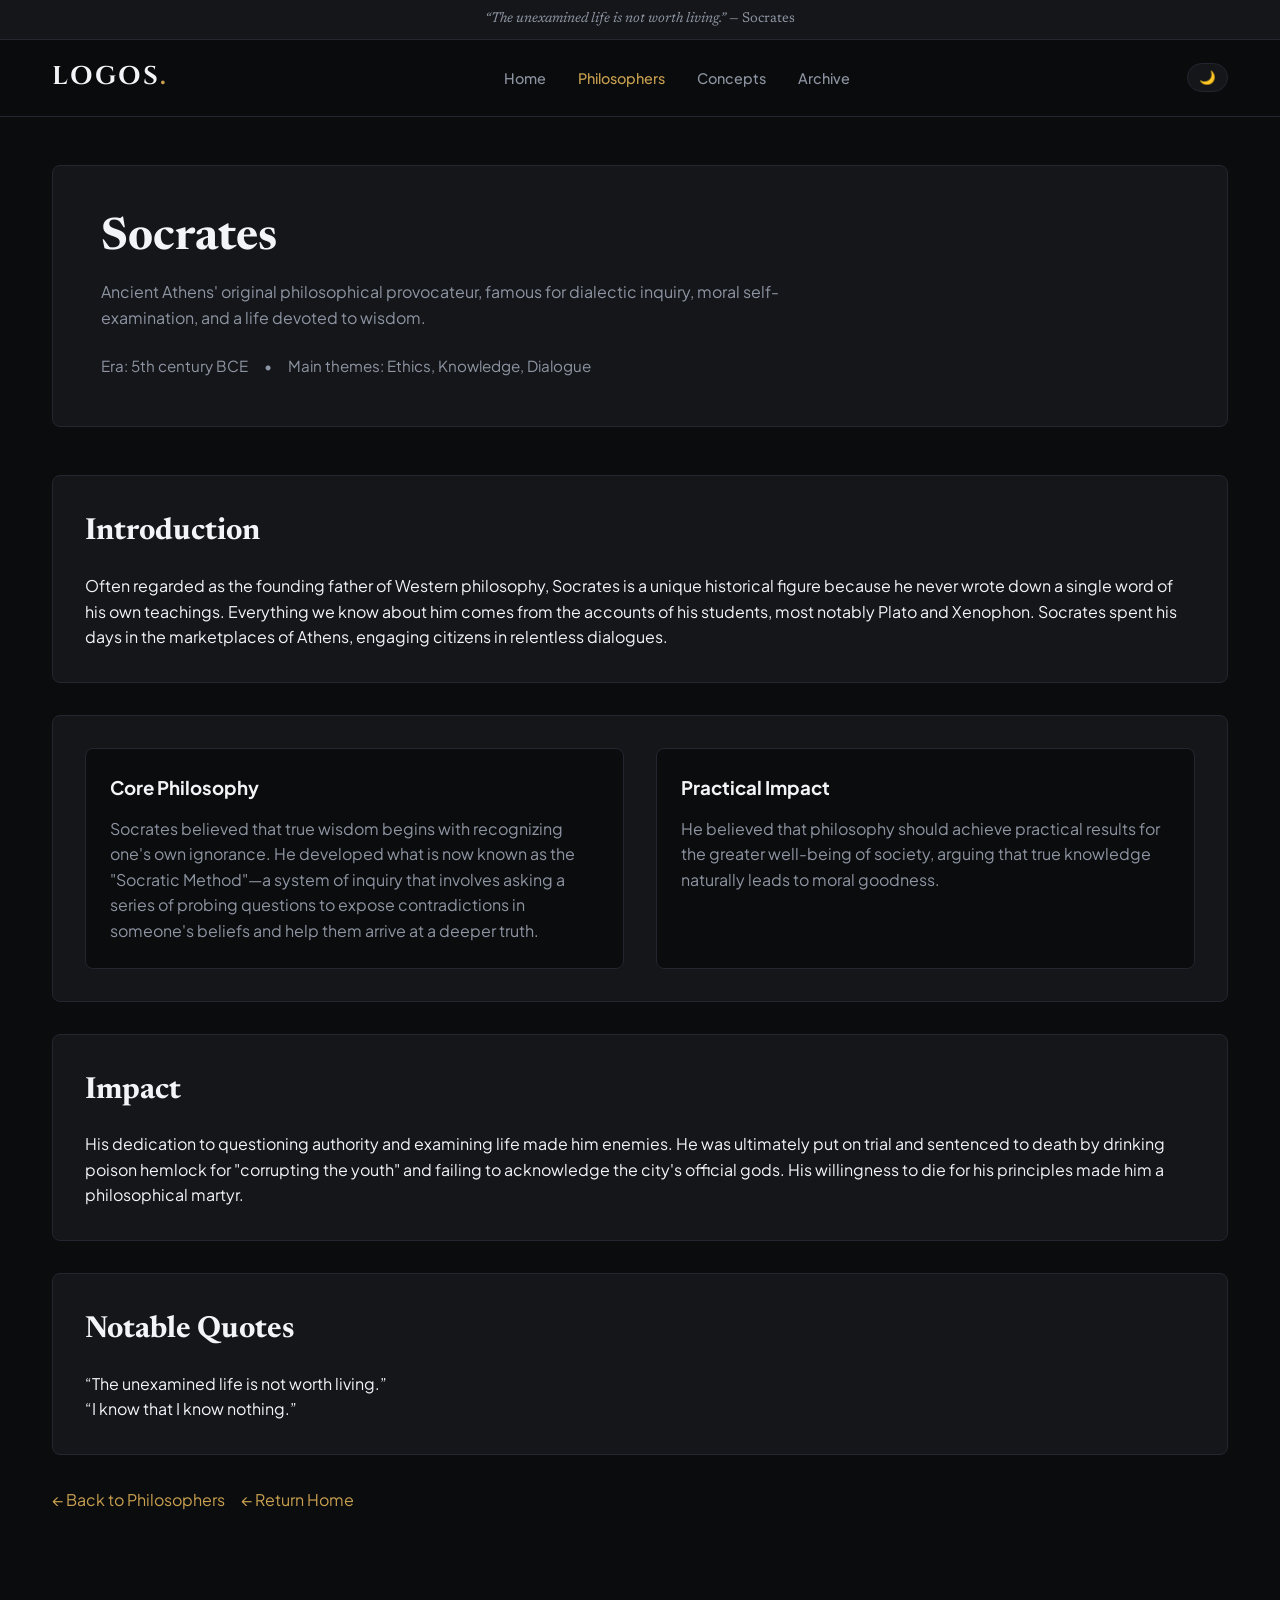
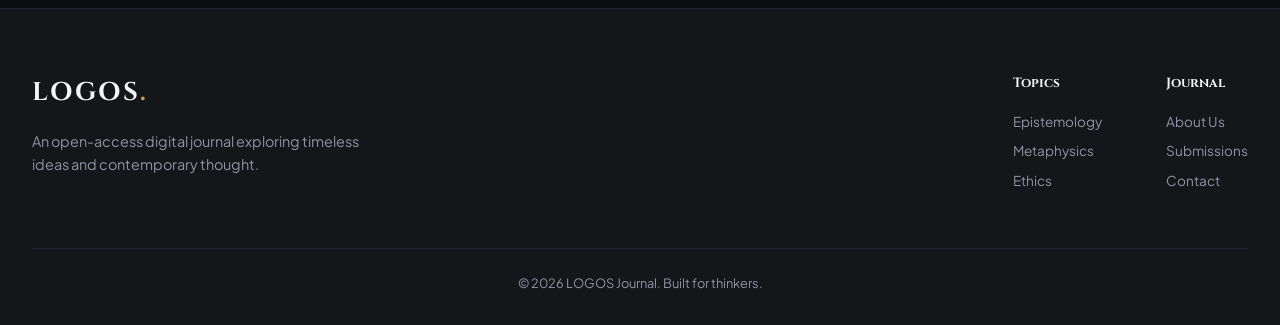
<file: philosopher-socrates.html>
<!DOCTYPE html>
<html lang="en" data-theme="dark">
<head>
    <meta charset="UTF-8">
    <meta name="viewport" content="width=device-width, initial-scale=1.0">
    <title>Socrates | LOGOS Journal</title>
    <link rel="stylesheet" href="style.css">
    <link rel="preconnect" href="https://fonts.googleapis.com">
    <link rel="preconnect" href="https://fonts.gstatic.com" crossorigin>
    <link href="https://fonts.googleapis.com/css2?family=Cinzel:wght@500;700&family=Newsreader:ital,opsz,wght@0,6..72,300;0,6..72,400;1,6..72,400&family=Plus+Jakarta+Sans:wght@400;500;600&display=swap" rel="stylesheet">
</head>
<body>
    <div class="top-banner">
        <p><em>“The unexamined life is not worth living.”</em> — Socrates</p>
    </div>

    <header class="site-header">
        <div class="header-container">
            <a href="index.html" class="logo">LOGOS<span class="dot">.</span></a>
            <nav class="nav-menu">
                <ul>
                    <li><a href="index.html">Home</a></li>
                    <li><a href="philosophers.html">Philosophers</a></li>
                    <li><a href="#">Concepts</a></li>
                    <li><a href="#">Archive</a></li>
                </ul>
            </nav>
            <div class="header-actions">
                <button id="theme-toggle" aria-label="Toggle Theme" class="theme-btn"><span class="icon">🌙</span></button>
            </div>
        </div>
    </header>

    <main class="main-wrapper">
        <section class="page-hero">
            <h1>Socrates</h1>
            <p>Ancient Athens' original philosophical provocateur, famous for dialectic inquiry, moral self-examination, and a life devoted to wisdom.</p>
            <div class="hero-meta">
                <span>Era: 5th century BCE</span>
                <span>•</span>
                <span>Main themes: Ethics, Knowledge, Dialogue</span>
            </div>
        </section>

        <section class="detail-section">
            <h2>Introduction</h2>
            <p>Often regarded as the founding father of Western philosophy, Socrates is a unique historical figure because he never wrote down a single word of his own teachings. Everything we know about him comes from the accounts of his students, most notably Plato and Xenophon. Socrates spent his days in the marketplaces of Athens, engaging citizens in relentless dialogues.</p>
        </section>

        <section class="detail-section detail-grid">
            <div class="detail-card">
                <h3>Core Philosophy</h3>
                <p>Socrates believed that true wisdom begins with recognizing one's own ignorance. He developed what is now known as the "Socratic Method"—a system of inquiry that involves asking a series of probing questions to expose contradictions in someone's beliefs and help them arrive at a deeper truth.</p>
            </div>
            <div class="detail-card">
                <h3>Practical Impact</h3>
                <p>He believed that philosophy should achieve practical results for the greater well-being of society, arguing that true knowledge naturally leads to moral goodness.</p>
            </div>
        </section>

        <section class="detail-section">
            <h2>Impact</h2>
            <p>His dedication to questioning authority and examining life made him enemies. He was ultimately put on trial and sentenced to death by drinking poison hemlock for "corrupting the youth" and failing to acknowledge the city's official gods. His willingness to die for his principles made him a philosophical martyr.</p>
        </section>

        <section class="detail-section">
            <h2>Notable Quotes</h2>
            <p>“The unexamined life is not worth living.”</p>
            <p>“I know that I know nothing.”</p>
        </section>

        <div class="back-links">
            <a href="philosophers.html">← Back to Philosophers</a>
            <a href="index.html">← Return Home</a>
        </div>
    </main>

    <footer class="site-footer">
        <div class="footer-inner">
            <div class="footer-brand">
                <a href="index.html" class="logo">LOGOS<span class="dot">.</span></a>
                <p>An open-access digital journal exploring timeless ideas and contemporary thought.</p>
            </div>
            <div class="footer-nav">
                <div>
                    <h5>Topics</h5>
                    <a href="#">Epistemology</a>
                    <a href="#">Metaphysics</a>
                    <a href="#">Ethics</a>
                </div>
                <div>
                    <h5>Journal</h5>
                    <a href="#">About Us</a>
                    <a href="#">Submissions</a>
                    <a href="#">Contact</a>
                </div>
            </div>
        </div>
        <div class="footer-bottom">
            <p>&copy; 2026 LOGOS Journal. Built for thinkers.</p>
        </div>
    </footer>

    <script src="script.js"></script>
</body>
</html>
</file>
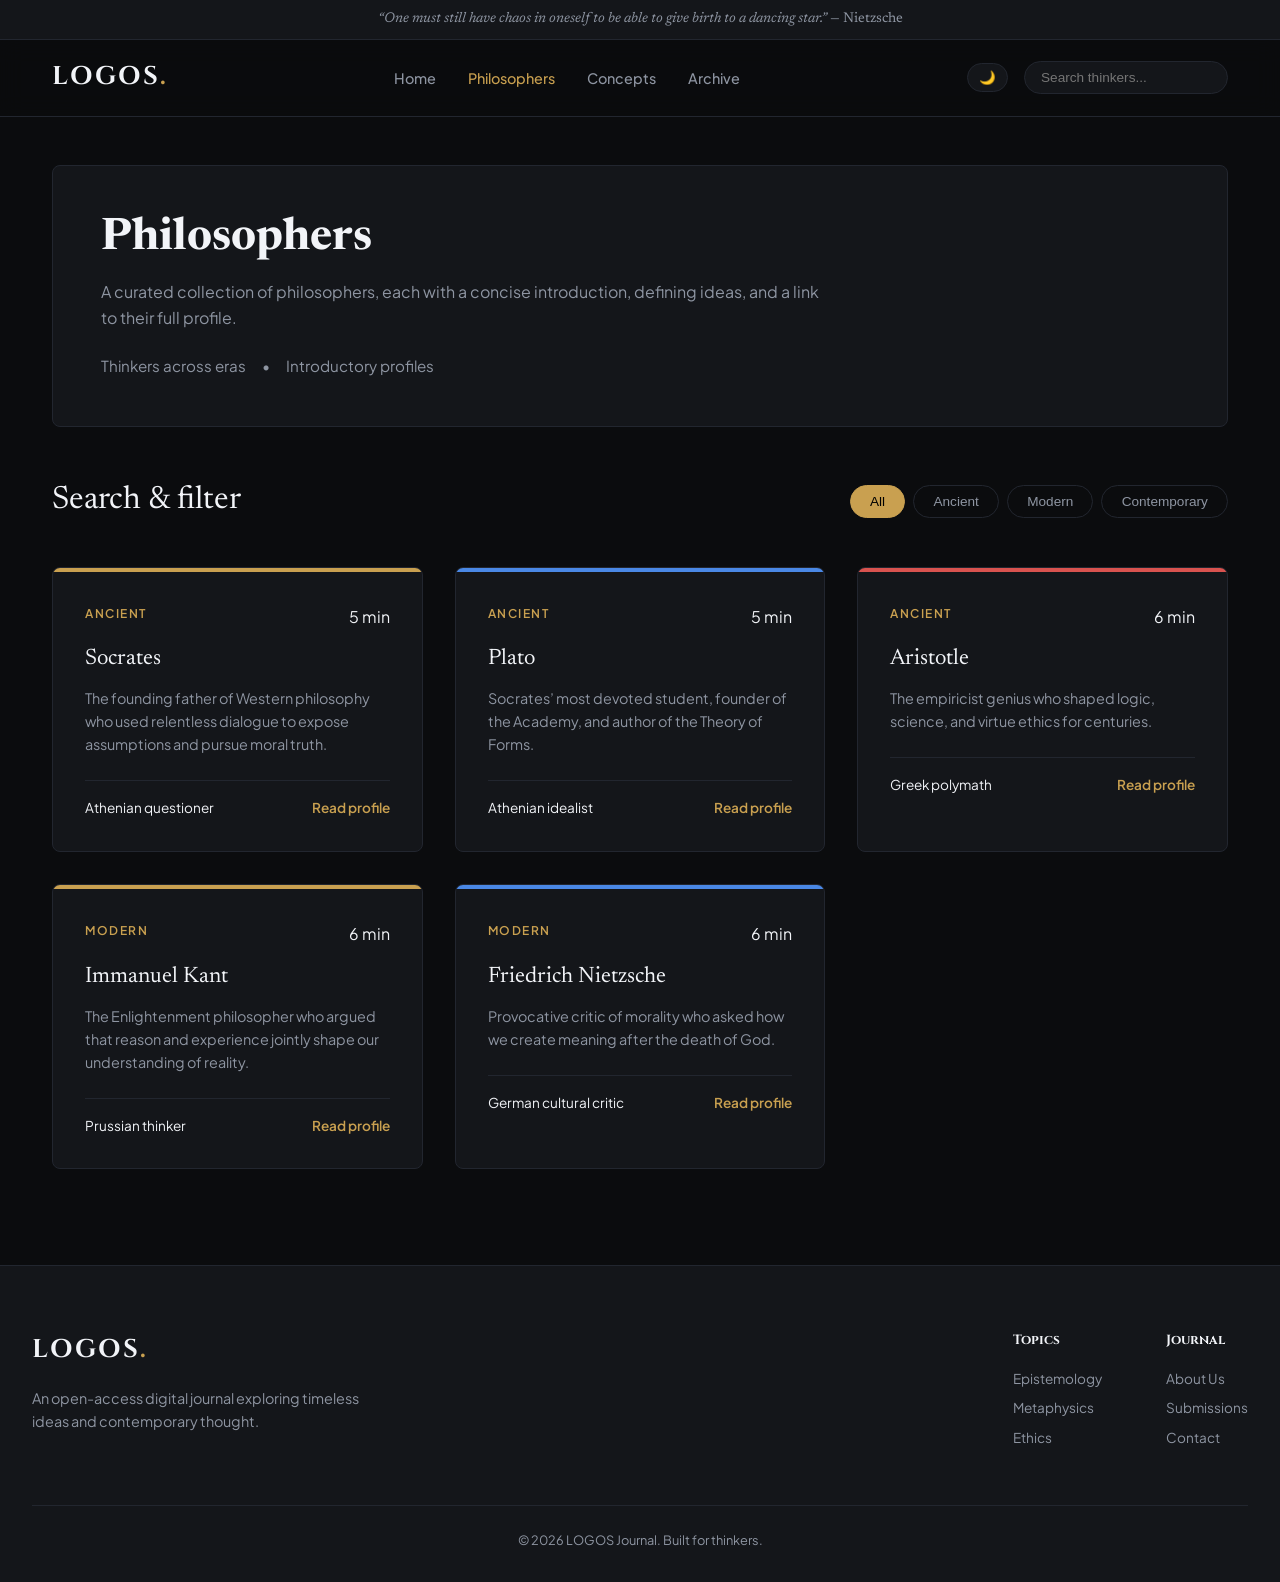
<file: philosophers.html>
<!DOCTYPE html>
<html lang="en" data-theme="dark">
<head>
    <meta charset="UTF-8">
    <meta name="viewport" content="width=device-width, initial-scale=1.0">
    <title>Philosophers | LOGOS Journal</title>
    <link rel="stylesheet" href="style.css">
    <link rel="preconnect" href="https://fonts.googleapis.com">
    <link rel="preconnect" href="https://fonts.gstatic.com" crossorigin>
    <link href="https://fonts.googleapis.com/css2?family=Cinzel:wght@500;700&family=Newsreader:ital,opsz,wght@0,6..72,300;0,6..72,400;1,6..72,400&family=Plus+Jakarta+Sans:wght@400;500;600&display=swap" rel="stylesheet">
</head>
<body>
    <div class="top-banner">
        <p><em>“One must still have chaos in oneself to be able to give birth to a dancing star.”</em> — Nietzsche</p>
    </div>

    <header class="site-header">
        <div class="header-container">
            <a href="index.html" class="logo">LOGOS<span class="dot">.</span></a>
            <nav class="nav-menu">
                <ul>
                    <li><a href="index.html">Home</a></li>
                    <li><a href="philosophers.html" class="active">Philosophers</a></li>
                    <li><a href="#">Concepts</a></li>
                    <li><a href="#">Archive</a></li>
                </ul>
            </nav>
            <div class="header-actions">
                <button id="theme-toggle" aria-label="Toggle Theme" class="theme-btn"><span class="icon">🌙</span></button>
                <div class="search-wrapper">
                    <input type="search" placeholder="Search thinkers..." class="search-bar" id="search-input">
                </div>
            </div>
        </div>
    </header>

    <main class="main-wrapper">
        <section class="page-hero">
            <h1>Philosophers</h1>
            <p>A curated collection of philosophers, each with a concise introduction, defining ideas, and a link to their full profile.</p>
            <div class="hero-meta">
                <span>Thinkers across eras</span>
                <span>•</span>
                <span>Introductory profiles</span>
            </div>
        </section>

        <section class="filter-section">
            <h2 class="section-heading">Search & filter</h2>
            <div class="filter-tabs">
                <button class="filter-btn active" data-filter="all">All</button>
                <button class="filter-btn" data-filter="ancient">Ancient</button>
                <button class="filter-btn" data-filter="modern">Modern</button>
                <button class="filter-btn" data-filter="contemporary">Contemporary</button>
            </div>
        </section>

        <section class="grid" id="articles-grid">
            <article class="card" data-category="ancient">
                <div class="card-accent accent-gold"></div>
                <div class="card-body">
                    <div class="card-meta">
                        <span class="tag">Ancient</span>
                        <span class="read-time">5 min</span>
                    </div>
                    <h3>Socrates</h3>
                    <p>The founding father of Western philosophy who used relentless dialogue to expose assumptions and pursue moral truth.</p>
                    <div class="card-footer">
                        <span class="author">Athenian questioner</span>
                        <a href="philosopher-socrates.html" class="card-link">Read profile</a>
                    </div>
                </div>
            </article>

            <article class="card" data-category="ancient">
                <div class="card-accent accent-blue"></div>
                <div class="card-body">
                    <div class="card-meta">
                        <span class="tag">Ancient</span>
                        <span class="read-time">5 min</span>
                    </div>
                    <h3>Plato</h3>
                    <p>Socrates’ most devoted student, founder of the Academy, and author of the Theory of Forms.</p>
                    <div class="card-footer">
                        <span class="author">Athenian idealist</span>
                        <a href="philosopher-plato.html" class="card-link">Read profile</a>
                    </div>
                </div>
            </article>

            <article class="card" data-category="ancient">
                <div class="card-accent accent-red"></div>
                <div class="card-body">
                    <div class="card-meta">
                        <span class="tag">Ancient</span>
                        <span class="read-time">6 min</span>
                    </div>
                    <h3>Aristotle</h3>
                    <p>The empiricist genius who shaped logic, science, and virtue ethics for centuries.</p>
                    <div class="card-footer">
                        <span class="author">Greek polymath</span>
                        <a href="philosopher-aristotle.html" class="card-link">Read profile</a>
                    </div>
                </div>
            </article>

            <article class="card" data-category="modern">
                <div class="card-accent accent-gold"></div>
                <div class="card-body">
                    <div class="card-meta">
                        <span class="tag">Modern</span>
                        <span class="read-time">6 min</span>
                    </div>
                    <h3>Immanuel Kant</h3>
                    <p>The Enlightenment philosopher who argued that reason and experience jointly shape our understanding of reality.</p>
                    <div class="card-footer">
                        <span class="author">Prussian thinker</span>
                        <a href="philosopher-kant.html" class="card-link">Read profile</a>
                    </div>
                </div>
            </article>

            <article class="card" data-category="modern">
                <div class="card-accent accent-blue"></div>
                <div class="card-body">
                    <div class="card-meta">
                        <span class="tag">Modern</span>
                        <span class="read-time">6 min</span>
                    </div>
                    <h3>Friedrich Nietzsche</h3>
                    <p>Provocative critic of morality who asked how we create meaning after the death of God.</p>
                    <div class="card-footer">
                        <span class="author">German cultural critic</span>
                        <a href="philosopher-nietzsche.html" class="card-link">Read profile</a>
                    </div>
                </div>
            </article>
        </section>
    </main>

    <footer class="site-footer">
        <div class="footer-inner">
            <div class="footer-brand">
                <a href="index.html" class="logo">LOGOS<span class="dot">.</span></a>
                <p>An open-access digital journal exploring timeless ideas and contemporary thought.</p>
            </div>
            <div class="footer-nav">
                <div>
                    <h5>Topics</h5>
                    <a href="#">Epistemology</a>
                    <a href="#">Metaphysics</a>
                    <a href="#">Ethics</a>
                </div>
                <div>
                    <h5>Journal</h5>
                    <a href="#">About Us</a>
                    <a href="#">Submissions</a>
                    <a href="#">Contact</a>
                </div>
            </div>
        </div>
        <div class="footer-bottom">
            <p>&copy; 2026 LOGOS Journal. Built for thinkers.</p>
        </div>
    </footer>

    <script src="script.js"></script>
</body>
</html>
</file>
<file: style.css>
/* ==========================================
   Design Tokens & Variables
   ========================================== */
:root {
    /* Color Palette - Dark Mode Default */
    --bg-primary: #0b0c0e;
    --bg-surface: #14161a;
    --bg-surface-hover: #1b1e24;
    --text-primary: #f2f4f8;
    --text-muted: #8e95a2;
    --border-color: #22262f;

    --accent-gold: #c9a050;
    --accent-blue: #4a88e5;
    --accent-red: #d9534f;

    /* Typography */
    --font-heading: 'Cinzel', serif;
    --font-serif: 'Newsreader', Georgia, serif;
    --font-sans: 'Plus Jakarta Sans', sans-serif;

    /* Layout */
    --max-width: 1240px;
    --radius: 8px;
    --transition: all 0.25s cubic-bezier(0.16, 1, 0.3, 1);
}

/* Light Theme Variables */
[data-theme="light"] {
    --bg-primary: #f9f8f5;
    --bg-surface: #ffffff;
    --bg-surface-hover: #f1efe9;
    --text-primary: #1a1a1a;
    --text-muted: #666666;
    --border-color: #e5e2d9;
}

/* ==========================================
   Reset & Base Styles
   ========================================== */
* {
    margin: 0;
    padding: 0;
    box-sizing: border-box;
}

body {
    background-color: var(--bg-primary);
    color: var(--text-primary);
    font-family: var(--font-sans);
    line-height: 1.6;
    transition: background-color 0.3s, color 0.3s;
}

/* ==========================================
   Header & Banner
   ========================================== */
.top-banner {
    background: var(--bg-surface);
    border-bottom: 1px solid var(--border-color);
    text-align: center;
    padding: 0.5rem 1rem;
    font-family: var(--font-serif);
    font-size: 0.88rem;
    color: var(--text-muted);
}

.site-header {
    position: sticky;
    top: 0;
    z-index: 100;
    background-color: rgba(11, 12, 14, 0.85);
    backdrop-filter: blur(12px);
    border-bottom: 1px solid var(--border-color);
}

[data-theme="light"] .site-header {
    background-color: rgba(249, 248, 245, 0.85);
}

.header-container {
    max-width: var(--max-width);
    margin: 0 auto;
    padding: 1.1rem 2rem;
    display: flex;
    justify-content: space-between;
    align-items: center;
}

.logo {
    font-family: var(--font-heading);
    font-size: 1.6rem;
    font-weight: 700;
    color: var(--text-primary);
    text-decoration: none;
    letter-spacing: 2px;
}

.logo .dot { color: var(--accent-gold); }

.nav-menu ul {
    display: flex;
    list-style: none;
    gap: 2rem;
}

.nav-menu a {
    color: var(--text-muted);
    text-decoration: none;
    font-size: 0.9rem;
    font-weight: 500;
    transition: var(--transition);
}

.nav-menu a:hover, .nav-menu a.active {
    color: var(--accent-gold);
}

.header-actions {
    display: flex;
    align-items: center;
    gap: 1rem;
}

.theme-btn {
    background: var(--bg-surface);
    border: 1px solid var(--border-color);
    color: var(--text-primary);
    padding: 0.4rem 0.7rem;
    border-radius: 50px;
    cursor: pointer;
    transition: var(--transition);
}

.theme-btn:hover { border-color: var(--accent-gold); }

.search-bar {
    background: var(--bg-surface);
    border: 1px solid var(--border-color);
    padding: 0.5rem 1rem;
    border-radius: 50px;
    color: var(--text-primary);
    font-size: 0.85rem;
    outline: none;
    transition: var(--transition);
}

.search-bar:focus { border-color: var(--accent-gold); }

/* ==========================================
   Hero Editorial Section
   ========================================== */
.main-wrapper {
    max-width: var(--max-width);
    margin: 3rem auto;
    padding: 0 2rem;
}

.hero-editorial {
    display: grid;
    grid-template-columns: 2fr 1fr;
    gap: 3rem;
    border-bottom: 1px solid var(--border-color);
    padding-bottom: 4rem;
    margin-bottom: 4rem;
}

.featured-story {
    background-color: var(--bg-surface);
    border: 1px solid var(--border-color);
    border-radius: var(--radius);
    padding: 3rem;
    position: relative;
}

.tag {
    font-size: 0.75rem;
    text-transform: uppercase;
    letter-spacing: 1.5px;
    color: var(--accent-gold);
    font-weight: 600;
}

.hero-title {
    font-family: var(--font-serif);
    font-size: 2.8rem;
    line-height: 1.2;
    margin: 1rem 0;
    font-weight: 400;
}

.hero-excerpt {
    font-family: var(--font-serif);
    font-size: 1.2rem;
    color: var(--text-muted);
    margin-bottom: 2rem;
}

.meta-row {
    font-size: 0.85rem;
    color: var(--text-muted);
    margin-bottom: 2rem;
}

.dot-divider { margin: 0 0.5rem; }

.read-btn {
    display: inline-block;
    color: var(--accent-gold);
    text-decoration: none;
    font-weight: 600;
    font-size: 0.95rem;
    transition: var(--transition);
}

.read-btn:hover { transform: translateX(5px); }

/* Sidebar */
.sidebar-trending {
    background-color: var(--bg-surface);
    border: 1px solid var(--border-color);
    border-radius: var(--radius);
    padding: 2rem;
}

.sidebar-title {
    font-family: var(--font-heading);
    font-size: 1rem;
    letter-spacing: 1px;
    margin-bottom: 1.5rem;
    border-bottom: 1px solid var(--border-color);
    padding-bottom: 0.75rem;
}

.trending-list { list-style: none; }

.trending-list li {
    display: flex;
    gap: 1.2rem;
    margin-bottom: 1.5rem;
    align-items: flex-start;
}

.trending-list .num {
    font-family: var(--font-heading);
    color: var(--accent-gold);
    font-size: 1.2rem;
    font-weight: 700;
}

.trending-list h4 {
    font-size: 0.95rem;
    margin-bottom: 0.2rem;
}

.trending-list p {
    font-size: 0.8rem;
    color: var(--text-muted);
}

/* ==========================================
   Filter & Grid Section
   ========================================== */
.section-heading {
    font-family: var(--font-serif);
    font-size: 2rem;
    font-weight: 400;
}

.filter-section {
    display: flex;
    justify-content: space-between;
    align-items: center;
    margin-bottom: 2.5rem;
}

.filter-tabs {
    display: flex;
    gap: 0.5rem;
}

.filter-btn {
    background: transparent;
    border: 1px solid var(--border-color);
    color: var(--text-muted);
    padding: 0.5rem 1.2rem;
    border-radius: 50px;
    cursor: pointer;
    font-size: 0.85rem;
    transition: var(--transition);
}

.filter-btn:hover, .filter-btn.active {
    background: var(--accent-gold);
    color: #000;
    border-color: var(--accent-gold);
}

.grid {
    display: grid;
    grid-template-columns: repeat(auto-fit, minmax(320px, 1fr));
    gap: 2rem;
}

.card {
    background-color: var(--bg-surface);
    border: 1px solid var(--border-color);
    border-radius: var(--radius);
    overflow: hidden;
    transition: var(--transition);
}

.card:hover {
    transform: translateY(-5px);
    border-color: var(--accent-gold);
}

.card-accent {
    height: 4px;
    width: 100%;
}
.accent-gold { background-color: var(--accent-gold); }
.accent-blue { background-color: var(--accent-blue); }
.accent-red  { background-color: var(--accent-red); }

.card-body { padding: 2rem; }

.card-meta {
    display: flex;
    justify-content: space-between;
    margin-bottom: 1rem;
}

.card h3 {
    font-family: var(--font-serif);
    font-size: 1.4rem;
    font-weight: 400;
    margin-bottom: 0.8rem;
    line-height: 1.3;
}

.card p {
    font-size: 0.9rem;
    color: var(--text-muted);
    margin-bottom: 1.5rem;
}

.card-footer {
    display: flex;
    justify-content: space-between;
    align-items: center;
    border-top: 1px solid var(--border-color);
    padding-top: 1rem;
    font-size: 0.85rem;
}

.card-link {
    color: var(--accent-gold);
    text-decoration: none;
    font-weight: 600;
}

.featured-philosophers {
    background-color: var(--bg-surface);
    border: 1px solid var(--border-color);
    border-radius: var(--radius);
    padding: 2.5rem;
    margin-bottom: 3rem;
}

.featured-content {
    max-width: 760px;
}

.page-hero {
    background-color: var(--bg-surface);
    border: 1px solid var(--border-color);
    border-radius: var(--radius);
    padding: 3rem;
    margin-bottom: 3rem;
}

.page-hero h1 {
    font-family: var(--font-serif);
    font-size: 2.8rem;
    line-height: 1.1;
    margin-bottom: 1rem;
}

.page-hero p {
    color: var(--text-muted);
    max-width: 720px;
    margin-bottom: 1.5rem;
}

.page-hero .hero-meta {
    display: flex;
    gap: 1rem;
    font-size: 0.95rem;
    color: var(--text-muted);
}

.detail-section {
    background: var(--bg-surface);
    border: 1px solid var(--border-color);
    border-radius: var(--radius);
    padding: 2rem;
    margin-bottom: 2rem;
}

.detail-section h2 {
    font-family: var(--font-serif);
    font-size: 1.9rem;
    margin-bottom: 1rem;
}

.detail-grid {
    display: grid;
    grid-template-columns: repeat(2, minmax(0, 1fr));
    gap: 2rem;
}

.detail-card {
    background: var(--bg-primary);
    border: 1px solid var(--border-color);
    border-radius: var(--radius);
    padding: 1.5rem;
}

.detail-card h3 {
    margin-bottom: 0.8rem;
    color: var(--text-primary);
}

.detail-card p {
    color: var(--text-muted);
}

.back-links {
    display: flex;
    flex-wrap: wrap;
    gap: 1rem;
    margin-top: 1.5rem;
}

.back-links a {
    color: var(--accent-gold);
    text-decoration: none;
}

/* ==========================================
   Footer
   ========================================== */
.site-footer {
    background-color: var(--bg-surface);
    border-top: 1px solid var(--border-color);
    padding: 4rem 2rem 2rem;
    margin-top: 6rem;
}

.footer-inner {
    max-width: var(--max-width);
    margin: 0 auto 3rem;
    display: flex;
    justify-content: space-between;
}

.footer-brand { max-width: 350px; }
.footer-brand p {
    color: var(--text-muted);
    font-size: 0.9rem;
    margin-top: 1rem;
}

.footer-nav {
    display: flex;
    gap: 4rem;
}

.footer-nav h5 {
    font-family: var(--font-heading);
    margin-bottom: 1rem;
}

.footer-nav a {
    display: block;
    color: var(--text-muted);
    text-decoration: none;
    font-size: 0.85rem;
    margin-bottom: 0.5rem;
}

.footer-nav a:hover { color: var(--accent-gold); }

.footer-bottom {
    text-align: center;
    color: var(--text-muted);
    font-size: 0.8rem;
    border-top: 1px solid var(--border-color);
    padding-top: 1.5rem;
}

/* Responsiveness */
@media (max-width: 900px) {
    .hero-editorial { grid-template-columns: 1fr; }
    .filter-section { flex-direction: column; align-items: flex-start; gap: 1rem; }
}
</file>
